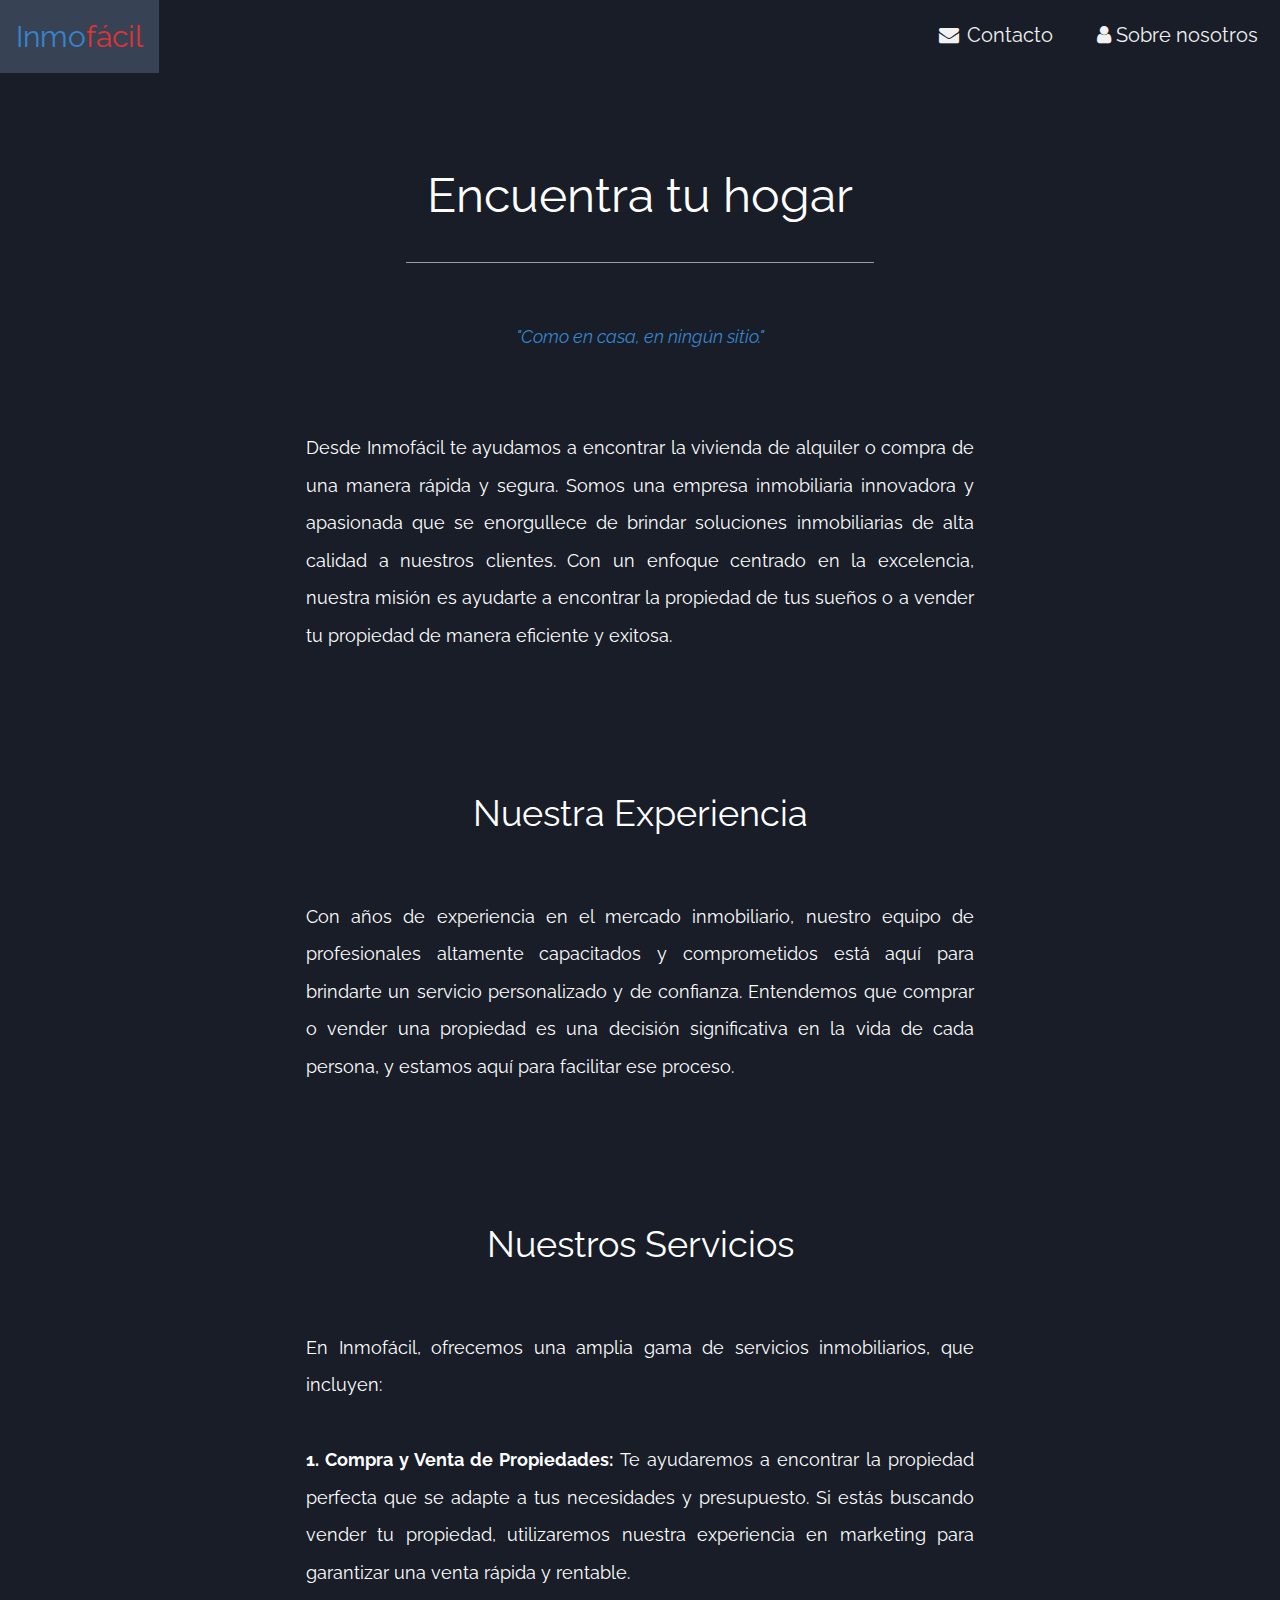
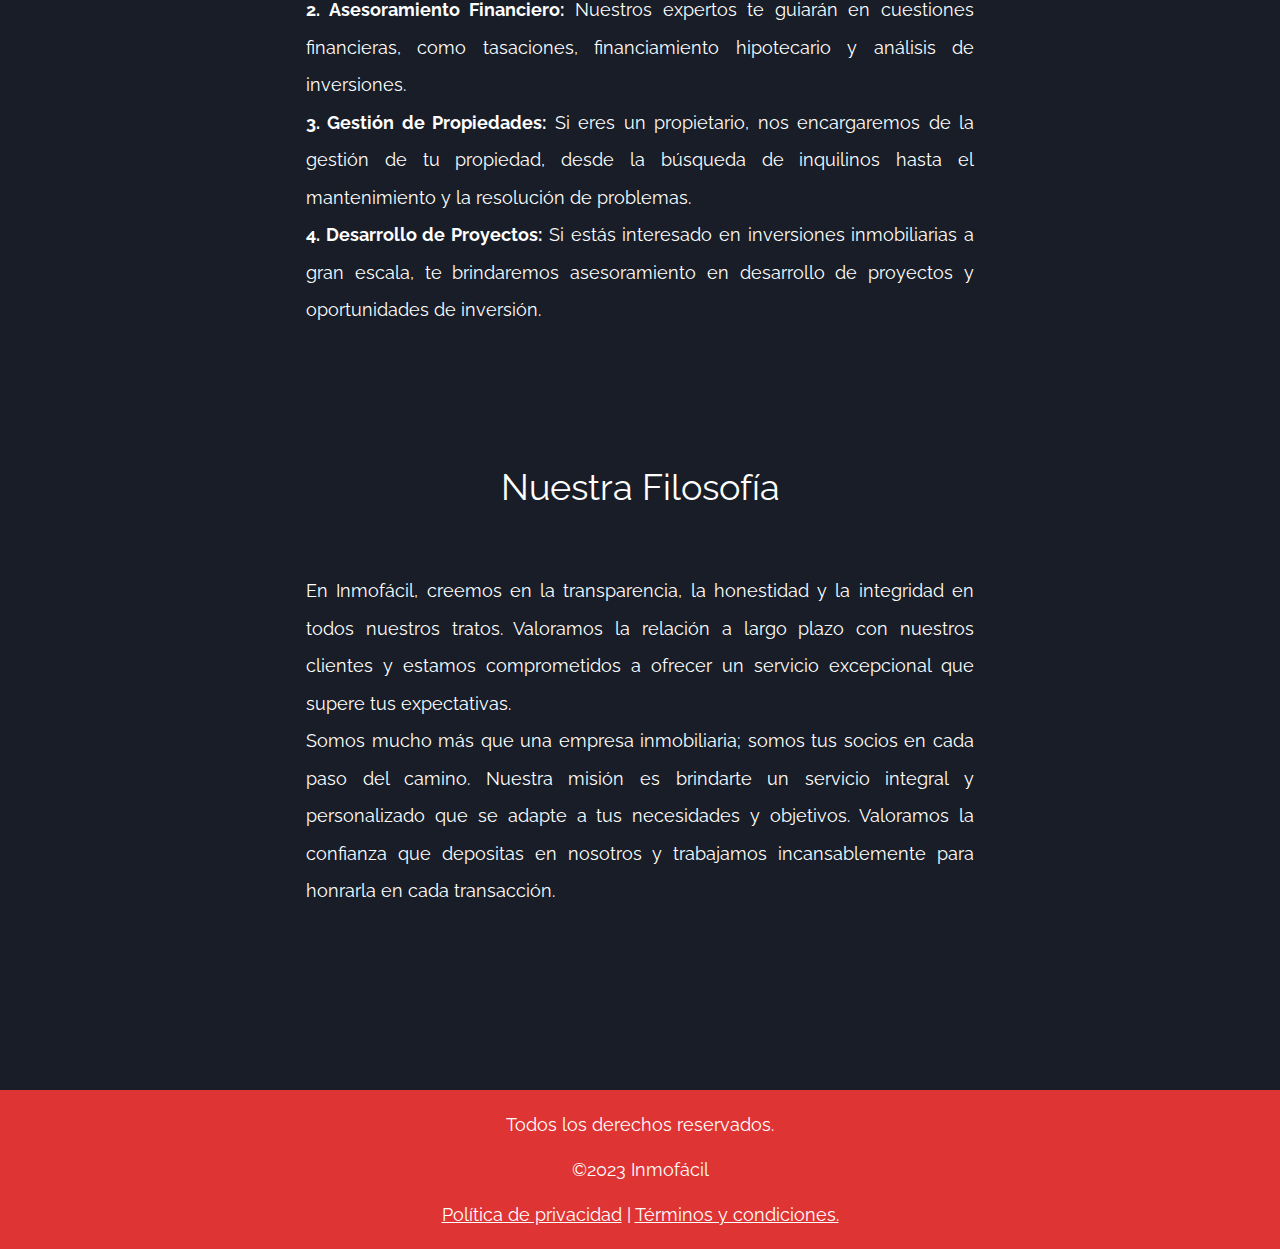
<file: index.html>
<!DOCTYPE html>
<html>

<head>
    <title>Inmofácil</title>
    <meta charset="UTF-8">
    <meta name="viewport" content="width=device-width, initial-scale=1">
    <link rel="shortcut icon" type="image/vnd.microsoft.icon" href="img/favicon.ico" />
    <link rel="stylesheet" href="https://www.w3schools.com/w3css/4/w3.css">
    <link rel="stylesheet" href="css/style.css">
    <link rel="stylesheet" href="https://cdnjs.cloudflare.com/ajax/libs/font-awesome/4.7.0/css/font-awesome.min.css">
    <link rel="stylesheet" href="https://fonts.googleapis.com/css?family=Raleway">
</head>

<body>
    <div class="topnav" id="myTopnav">
        <div class="topnav-left">
            <a href="./index.html" class="active"><span class="blue">Inmo</span><span class="red">fácil</span></a>
        </div>
        <a href="./info.html"><i class="fa fa-user" aria-hidden="true"></i> Sobre nosotros</a>
        <a href="./contacto.html"><i class="fa fa-fw fa-envelope"></i> Contacto</a>
        <a href="javascript:void(0);" class="icon" onclick="myFunction()">
            <i class="fa fa-bars"></i>
        </a>
    </div>
    <div class="bgimg w3-display-container w3-animate-opacity w3-text-white">
        <div class="description w3-container w3-center"><br>
            <h1 class="w3-xxxlarge w3-animate-top w3-margin-top">Encuentra tu hogar</h1><br>
            <hr class="w3-border-grey" style="margin:auto;width:70%"><br>
            <p class="w3-large blue cursiva">"Como en casa, en ningún sitio."</p><br>
            <p class="w3-large justify">Desde Inmofácil te ayudamos a encontrar la vivienda de alquiler o compra de una
                manera
                rápida y segura. Somos una empresa inmobiliaria innovadora y apasionada que se enorgullece de brindar
                soluciones inmobiliarias de alta calidad a nuestros clientes. Con un enfoque centrado en la excelencia,
                nuestra misión es ayudarte a encontrar la propiedad de tus sueños o a vender tu propiedad de manera
                eficiente y exitosa.</p><br><br><br>

            <h2 class="w3-xxlarge">Nuestra Experiencia</h2><br>

            <p class="w3-large justify">Con años de experiencia en el mercado inmobiliario, nuestro equipo de
                profesionales
                altamente
                capacitados y comprometidos está aquí para brindarte un servicio personalizado y de confianza.
                Entendemos que comprar o vender una propiedad es una decisión significativa en la vida de cada persona,
                y estamos aquí para facilitar ese proceso.</p><br><br><br>

            <h2 class="w3-xxlarge">Nuestros Servicios</h2><br>

            <p class="w3-large justify">En Inmofácil, ofrecemos una amplia gama de servicios inmobiliarios, que
                incluyen:

                <br><br><b>1. Compra y Venta de Propiedades:</b> Te ayudaremos a encontrar la propiedad perfecta que se
                adapte a tus
                necesidades y presupuesto. Si estás buscando vender tu propiedad, utilizaremos nuestra experiencia en
                marketing para garantizar una venta rápida y rentable.

                <br><b>2. Asesoramiento Financiero:</b> Nuestros expertos te guiarán en cuestiones financieras, como
                tasaciones,
                financiamiento hipotecario y análisis de inversiones.

                <br><b>3. Gestión de Propiedades:</b> Si eres un propietario, nos encargaremos de la gestión de tu
                propiedad, desde la
                búsqueda de inquilinos hasta el mantenimiento y la resolución de problemas.

                <br><b>4. Desarrollo de Proyectos:</b> Si estás interesado en inversiones inmobiliarias a gran escala,
                te brindaremos
                asesoramiento en desarrollo de proyectos y oportunidades de inversión.
            </p><br><br><br>

            <h2 class="w3-xxlarge ">Nuestra Filosofía</h2><br>

            <p class="w3-large justify">En Inmofácil, creemos en la transparencia, la honestidad y la integridad en
                todos nuestros tratos. Valoramos la relación a largo plazo con nuestros clientes y estamos comprometidos
                a ofrecer un servicio excepcional que supere tus expectativas.<br>
                Somos mucho más que una empresa inmobiliaria; somos tus socios en cada paso del camino. Nuestra misión
                es brindarte un servicio integral y personalizado que se adapte a tus necesidades y objetivos. Valoramos
                la confianza que depositas en nosotros y trabajamos incansablemente para honrarla en cada transacción.
            </p><br><br><br>
        </div>
    </div>
    <div class="footer">
        <p class="w3-large">Todos los derechos reservados.</p>
        <p class="w3-large">&copy;2023 Inmofácil</p>
        <p class="w3-large">
            <a href="./policy.html">Política de privacidad</a> | <a href="./terms.html">Términos y condiciones.</a>
        </p>
    </div>
    <script src="js/main.js"></script>
</body>

</html>
</file>
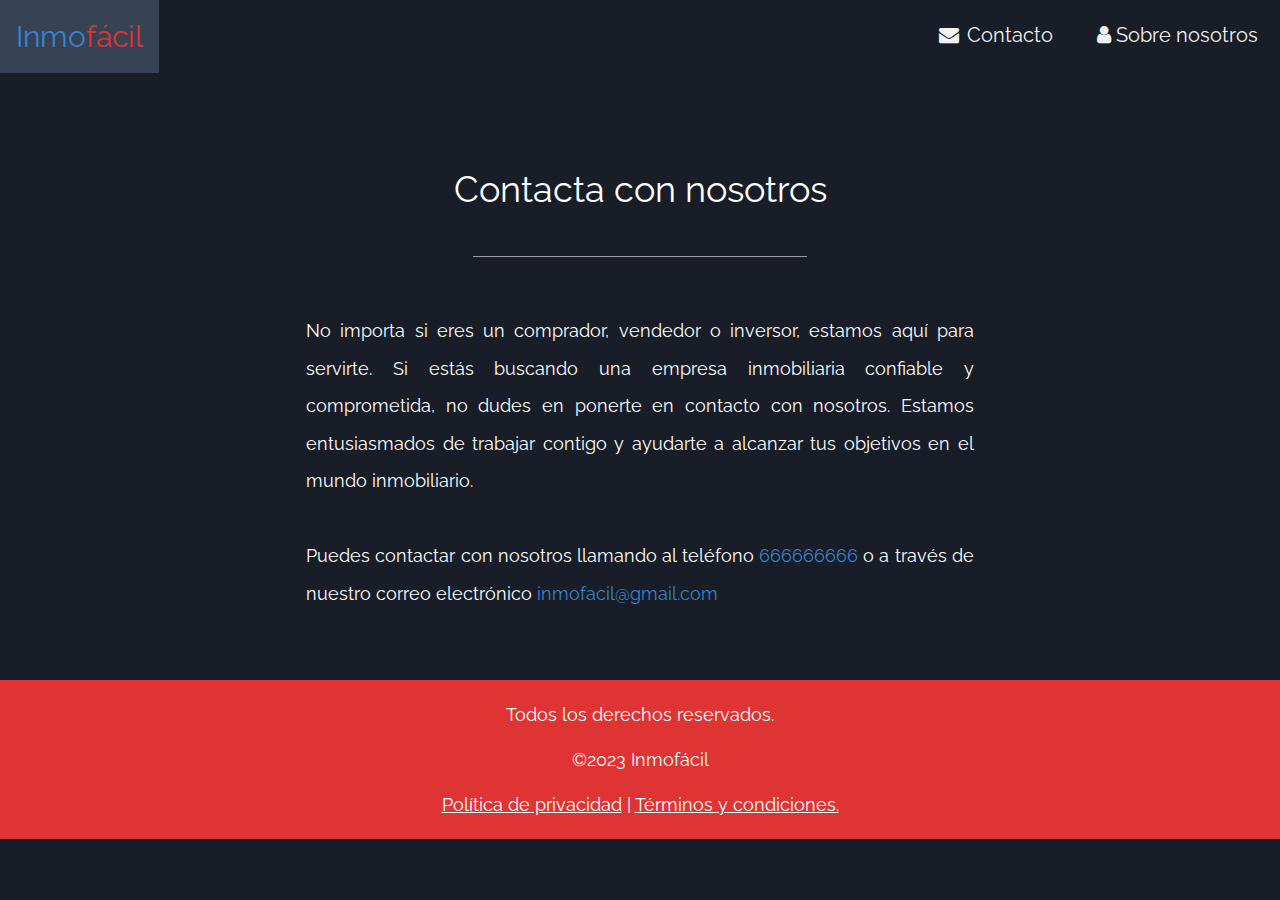
<file: contacto.html>
<!DOCTYPE html>
<html>

<head>
    <title>Inmofácil</title>
    <meta charset="UTF-8">
    <meta name="viewport" content="width=device-width, initial-scale=1">
    <link rel="shortcut icon" type="image/vnd.microsoft.icon" href="img/favicon.ico" />
    <link rel="stylesheet" href="https://www.w3schools.com/w3css/4/w3.css">
    <link rel="stylesheet" href="css/style.css">
    <link rel="stylesheet" href="https://cdnjs.cloudflare.com/ajax/libs/font-awesome/4.7.0/css/font-awesome.min.css">
    <link rel="stylesheet" href="https://fonts.googleapis.com/css?family=Raleway">
</head>

<body>
    <div class="topnav" id="myTopnav">
        <div class="topnav-left">
            <a href="./index.html" class="active"><span class="blue">Inmo</span><span class="red">fácil</span></a>
        </div>
        <a href="./info.html"><i class="fa fa-user" aria-hidden="true"></i> Sobre nosotros</a>
        <a href="./contacto.html"><i class="fa fa-fw fa-envelope"></i> Contacto</a>
        <a href="javascript:void(0);" class="icon" onclick="myFunction()">
            <i class="fa fa-bars"></i>
        </a>
    </div>
    <div class="bgimg w3-display-container w3-text-white">
        <div class="description w3-container w3-center"><br>
            <h1 class="w3-xxlarge w3-animate-top">Contacta con nosotros</h1><br>
            <hr class="w3-border-grey" style="margin:auto;width:50%"><br>
            <p class="w3-large justify">No importa si eres un comprador, vendedor o inversor, estamos aquí para
                servirte. Si
                estás buscando una empresa inmobiliaria confiable y comprometida, no dudes en ponerte en contacto con
                nosotros. Estamos entusiasmados de trabajar contigo y ayudarte a alcanzar tus objetivos en el mundo
                inmobiliario.<br><br>Puedes contactar con nosotros llamando al teléfono <span
                    class="blue">666666666</span>
                o
                a través de nuestro
                correo electrónico <span class="blue">inmofacil@gmail.com</span>
            </p>
        </div>
    </div>
    <div class="footer">
        <p class="w3-large">Todos los derechos reservados.</p>
        <p class="w3-large">&copy;2023 Inmofácil</p>
        <p class="w3-large">
            <a href="./policy.html">Política de privacidad</a> | <a href="./terms.html">Términos y condiciones.</a>
        </p>
    </div>
    <script src="js/main.js"></script>
</body>

</html>
</file>
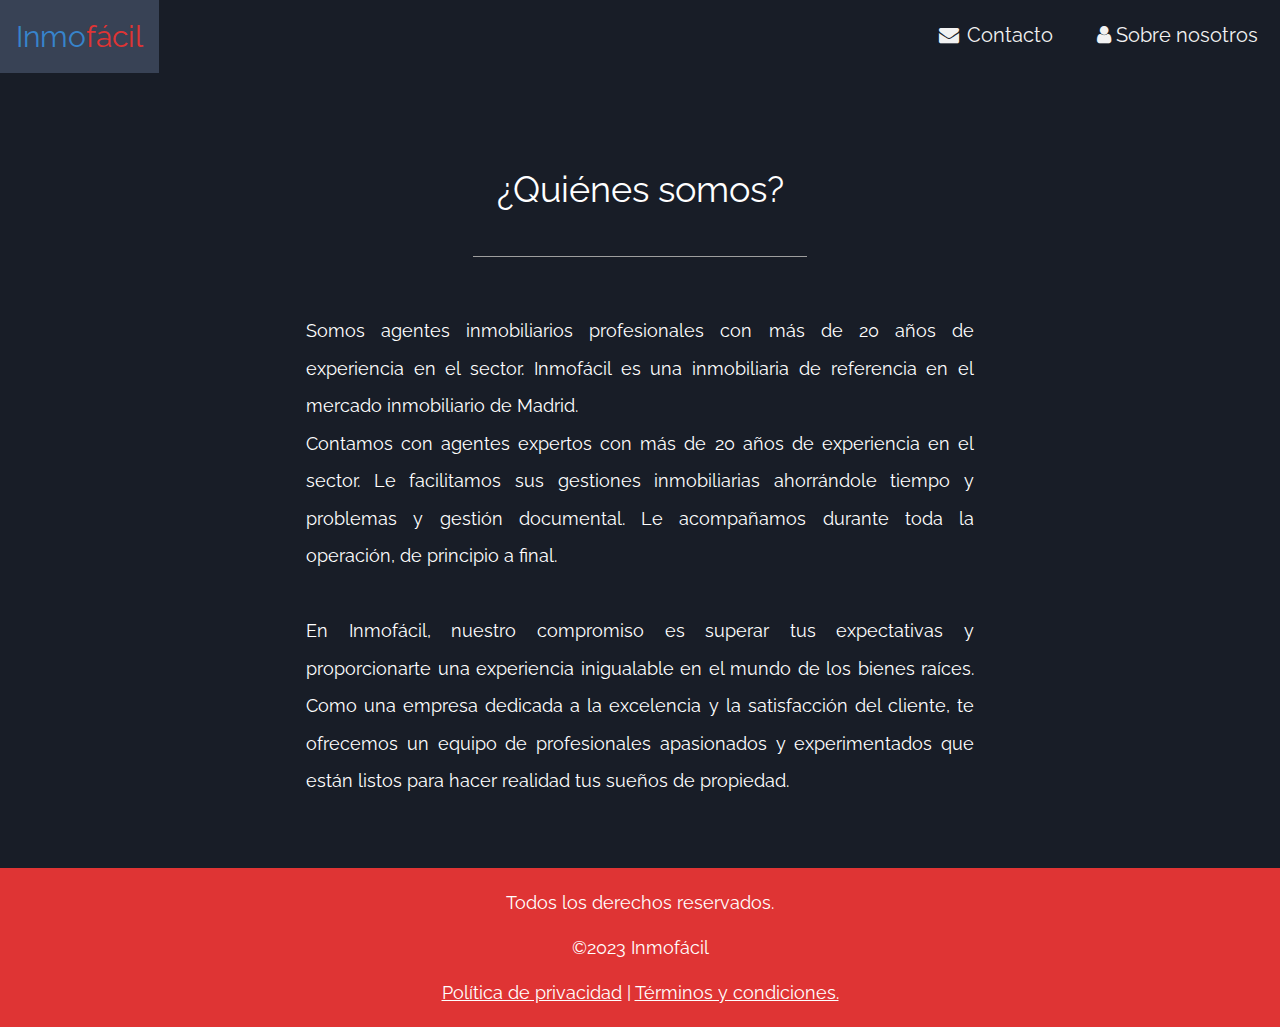
<file: info.html>
<!DOCTYPE html>
<html>

<head>
    <title>Inmofácil</title>
    <meta charset="UTF-8">
    <meta name="viewport" content="width=device-width, initial-scale=1">
    <link rel="shortcut icon" type="image/vnd.microsoft.icon" href="img/favicon.ico" />
    <link rel="stylesheet" href="https://www.w3schools.com/w3css/4/w3.css">
    <link rel="stylesheet" href="css/style.css">
    <link rel="stylesheet" href="https://cdnjs.cloudflare.com/ajax/libs/font-awesome/4.7.0/css/font-awesome.min.css">
    <link rel="stylesheet" href="https://fonts.googleapis.com/css?family=Raleway">
</head>

<body>
    <div class="topnav" id="myTopnav">
        <div class="topnav-left">
            <a href="./index.html" class="active"><span class="blue">Inmo</span><span class="red">fácil</span></a>
        </div>
        <a href="./info.html"><i class="fa fa-user" aria-hidden="true"></i> Sobre nosotros</a>
        <a href="./contacto.html"><i class="fa fa-fw fa-envelope"></i> Contacto</a>
        <a href="javascript:void(0);" class="icon" onclick="myFunction()">
            <i class="fa fa-bars"></i>
        </a>
    </div>
    <div class="bgimg w3-display-container w3-text-white">
        <div class="description w3-container w3-center"><br>
            <h1 class="w3-xxlarge w3-animate-top">¿Quiénes somos?</h1><br>
            <hr class="w3-border-grey" style="margin:auto;width:50%"><br>
            <p class="w3-large justify">Somos agentes inmobiliarios profesionales con más de 20 años de experiencia en
                el
                sector.
                Inmofácil es una inmobiliaria de referencia en el mercado inmobiliario de
                Madrid.<br>
                Contamos con agentes expertos con más de 20 años de experiencia en el sector. Le facilitamos sus
                gestiones inmobiliarias ahorrándole tiempo y problemas y gestión documental.
                Le acompañamos durante toda la operación, de principio a final.<br><br>
                En Inmofácil, nuestro compromiso es superar tus expectativas y proporcionarte
                una experiencia inigualable en el mundo de los bienes raíces. Como una empresa dedicada a la excelencia
                y la satisfacción del cliente, te ofrecemos un equipo de profesionales apasionados y experimentados que
                están listos para hacer realidad tus sueños de propiedad.
            </p>
        </div>
    </div>
    <div class="footer">
        <p class="w3-large">Todos los derechos reservados.</p>
        <p class="w3-large">&copy;2023 Inmofácil</p>
        <p class="w3-large">
            <a href="./policy.html">Política de privacidad</a> | <a href="./terms.html">Términos y condiciones.</a>
        </p>
    </div>
    <script src="js/main.js"></script>
</body>

</html>
</file>
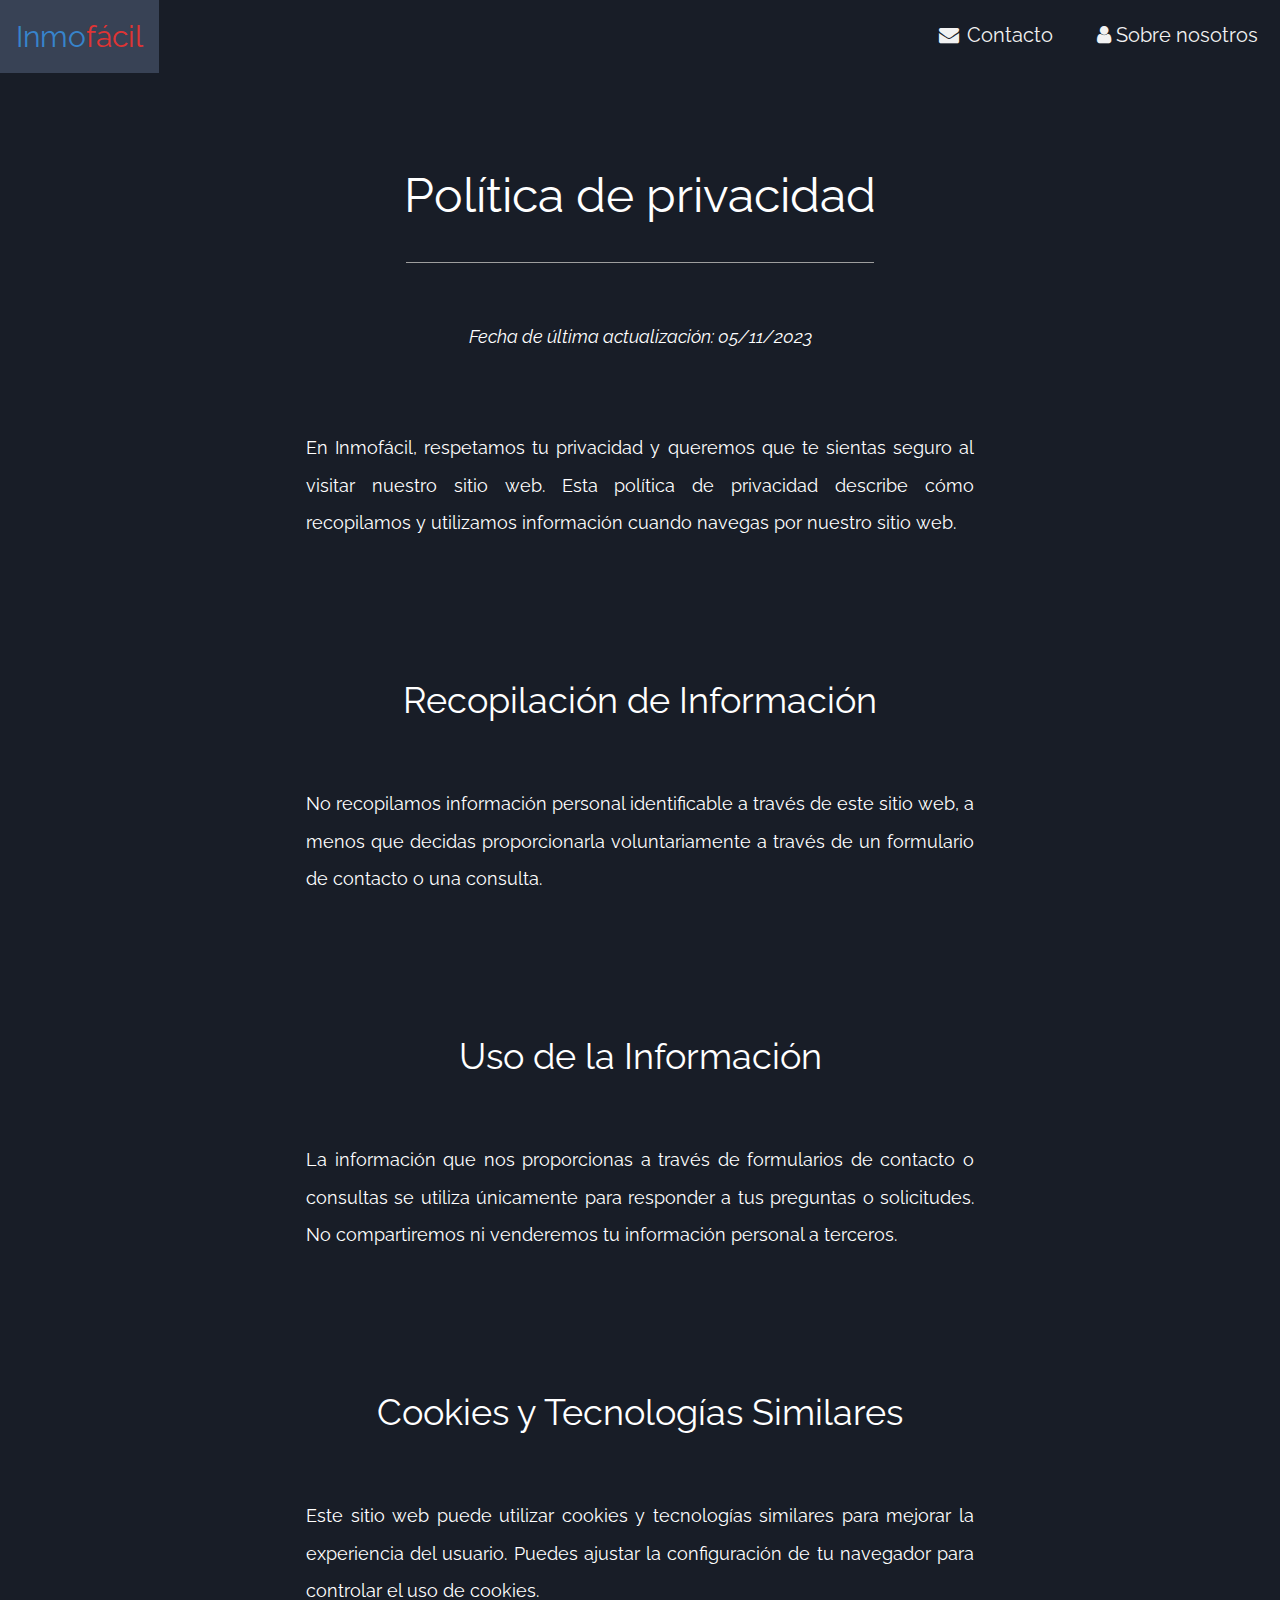
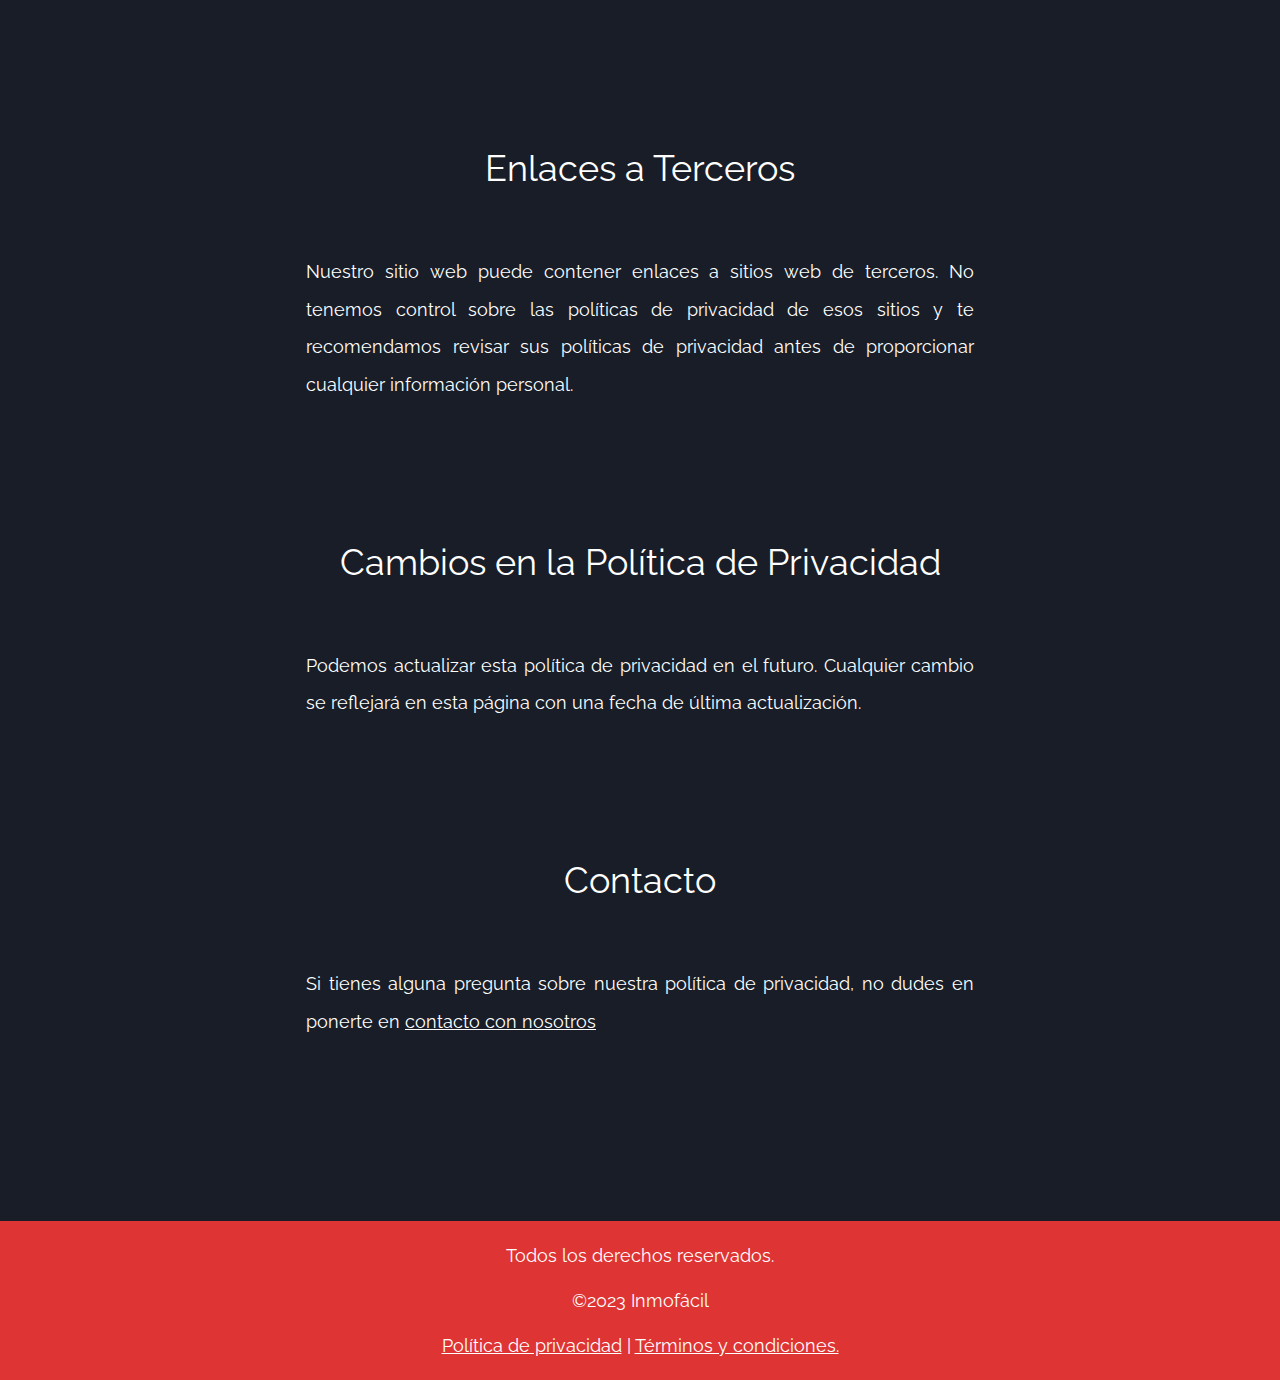
<file: policy.html>
<!DOCTYPE html>
<html>

<head>
    <title>Inmofácil</title>
    <meta charset="UTF-8">
    <meta name="viewport" content="width=device-width, initial-scale=1">
    <link rel="shortcut icon" type="image/vnd.microsoft.icon" href="img/favicon.ico" />
    <link rel="stylesheet" href="https://www.w3schools.com/w3css/4/w3.css">
    <link rel="stylesheet" href="css/style.css">
    <link rel="stylesheet" href="https://cdnjs.cloudflare.com/ajax/libs/font-awesome/4.7.0/css/font-awesome.min.css">
    <link rel="stylesheet" href="https://fonts.googleapis.com/css?family=Raleway">
</head>

<body>
    <div class="topnav" id="myTopnav">
        <div class="topnav-left">
            <a href="./index.html" class="active"><span class="blue">Inmo</span><span class="red">fácil</span></a>
        </div>
        <a href="./info.html"><i class="fa fa-user" aria-hidden="true"></i> Sobre nosotros</a>
        <a href="./contacto.html"><i class="fa fa-fw fa-envelope"></i> Contacto</a>
        <a href="javascript:void(0);" class="icon" onclick="myFunction()">
            <i class="fa fa-bars"></i>
        </a>
    </div>
    <div class="bgimg w3-display-container w3-animate-opacity w3-text-white">
        <div class="description w3-container w3-center"><br>
            <h1 class="w3-xxxlarge w3-animate-top w3-margin-top">Política de privacidad</h1><br>
            <hr class="w3-border-grey" style="margin:auto;width:70%"><br>
            <p class="w3-large cursiva">Fecha de última actualización: 05/11/2023</p><br>
            <p class="w3-large justify">En Inmofácil, respetamos tu privacidad y queremos que te sientas
                seguro al visitar nuestro sitio web. Esta política de privacidad describe cómo recopilamos y utilizamos
                información cuando navegas por nuestro sitio web.</p><br><br><br>

            <h2 class="w3-xxlarge">Recopilación de Información</h2><br>

            <p class="w3-large justify">No recopilamos información personal identificable a través de este sitio web, a
                menos que decidas proporcionarla voluntariamente a través de un formulario de contacto o una consulta.
            </p><br><br><br>

            <h2 class="w3-xxlarge">Uso de la Información</h2><br>

            <p class="w3-large justify">La información que nos proporcionas a través de formularios de contacto o
                consultas se utiliza únicamente para responder a tus preguntas o solicitudes. No compartiremos ni
                venderemos tu información personal a terceros.
            </p><br><br><br>

            <h2 class="w3-xxlarge">Cookies y Tecnologías Similares</h2><br>

            <p class="w3-large justify">Este sitio web puede utilizar cookies y tecnologías similares para mejorar la
                experiencia del usuario. Puedes ajustar la configuración de tu navegador para controlar el uso de
                cookies.</p><br><br><br>

            <h2 class="w3-xxlarge">Enlaces a Terceros</h2><br>

            <p class="w3-large justify">Nuestro sitio web puede contener enlaces a sitios web de terceros. No tenemos
                control sobre las políticas de privacidad de esos sitios y te recomendamos revisar sus políticas de
                privacidad antes de proporcionar cualquier información personal.</p><br><br><br>

            <h2 class="w3-xxlarge">Cambios en la Política de Privacidad</h2><br>

            <p class="w3-large justify">Podemos actualizar esta política de privacidad en el futuro. Cualquier cambio se
                reflejará en esta página con una fecha de última actualización.</p><br><br><br>

            <h2 class="w3-xxlarge">Contacto</h2><br>

            <p class="w3-large justify">Si tienes alguna pregunta sobre nuestra política de privacidad, no dudes en
                ponerte en <a href="./contacto.html">contacto con nosotros</a></p><br><br><br>
        </div>
    </div>
    <div class="footer">
        <p class="w3-large">Todos los derechos reservados.</p>
        <p class="w3-large">&copy;2023 Inmofácil</p>
        <p class="w3-large">
            <a href="./policy.html">Política de privacidad</a> | <a href="./terms.html">Términos y condiciones.</a>
        </p>
    </div>
    <script src="js/main.js"></script>
</body>

</html>
</file>
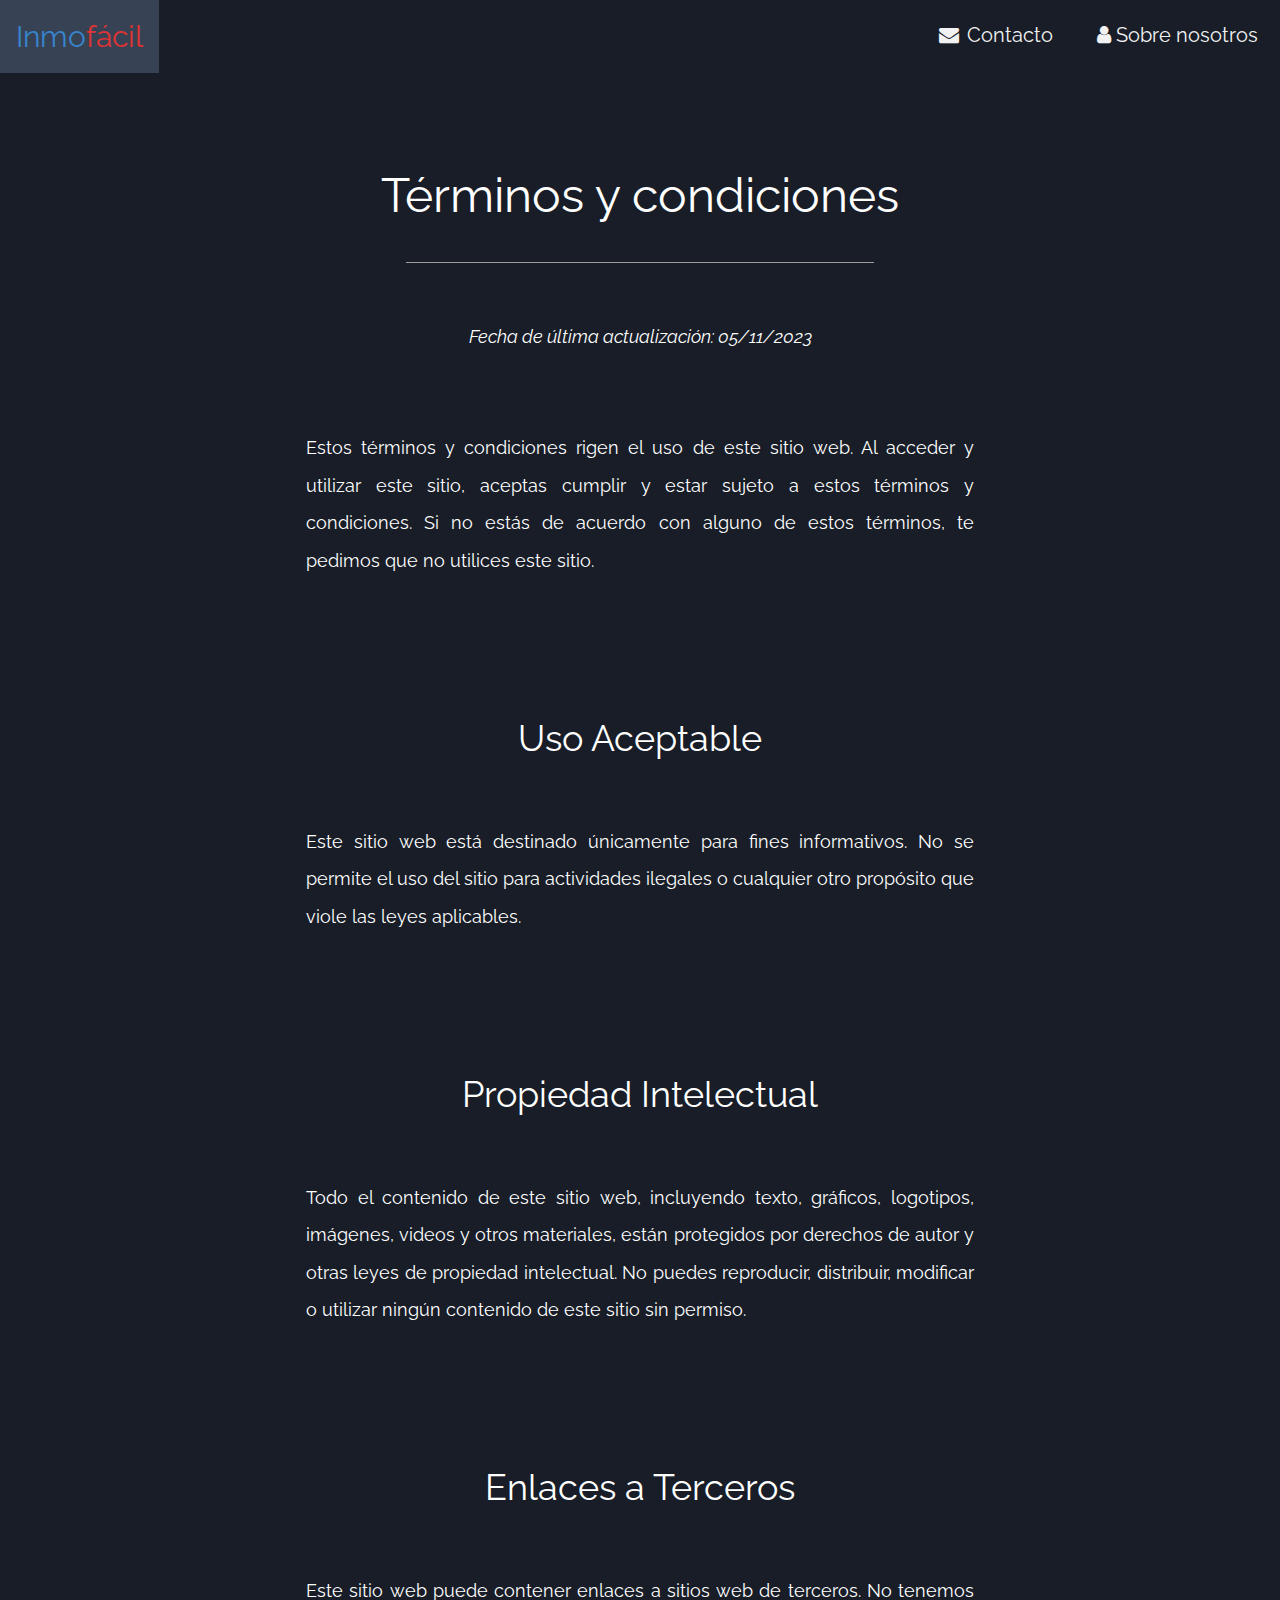
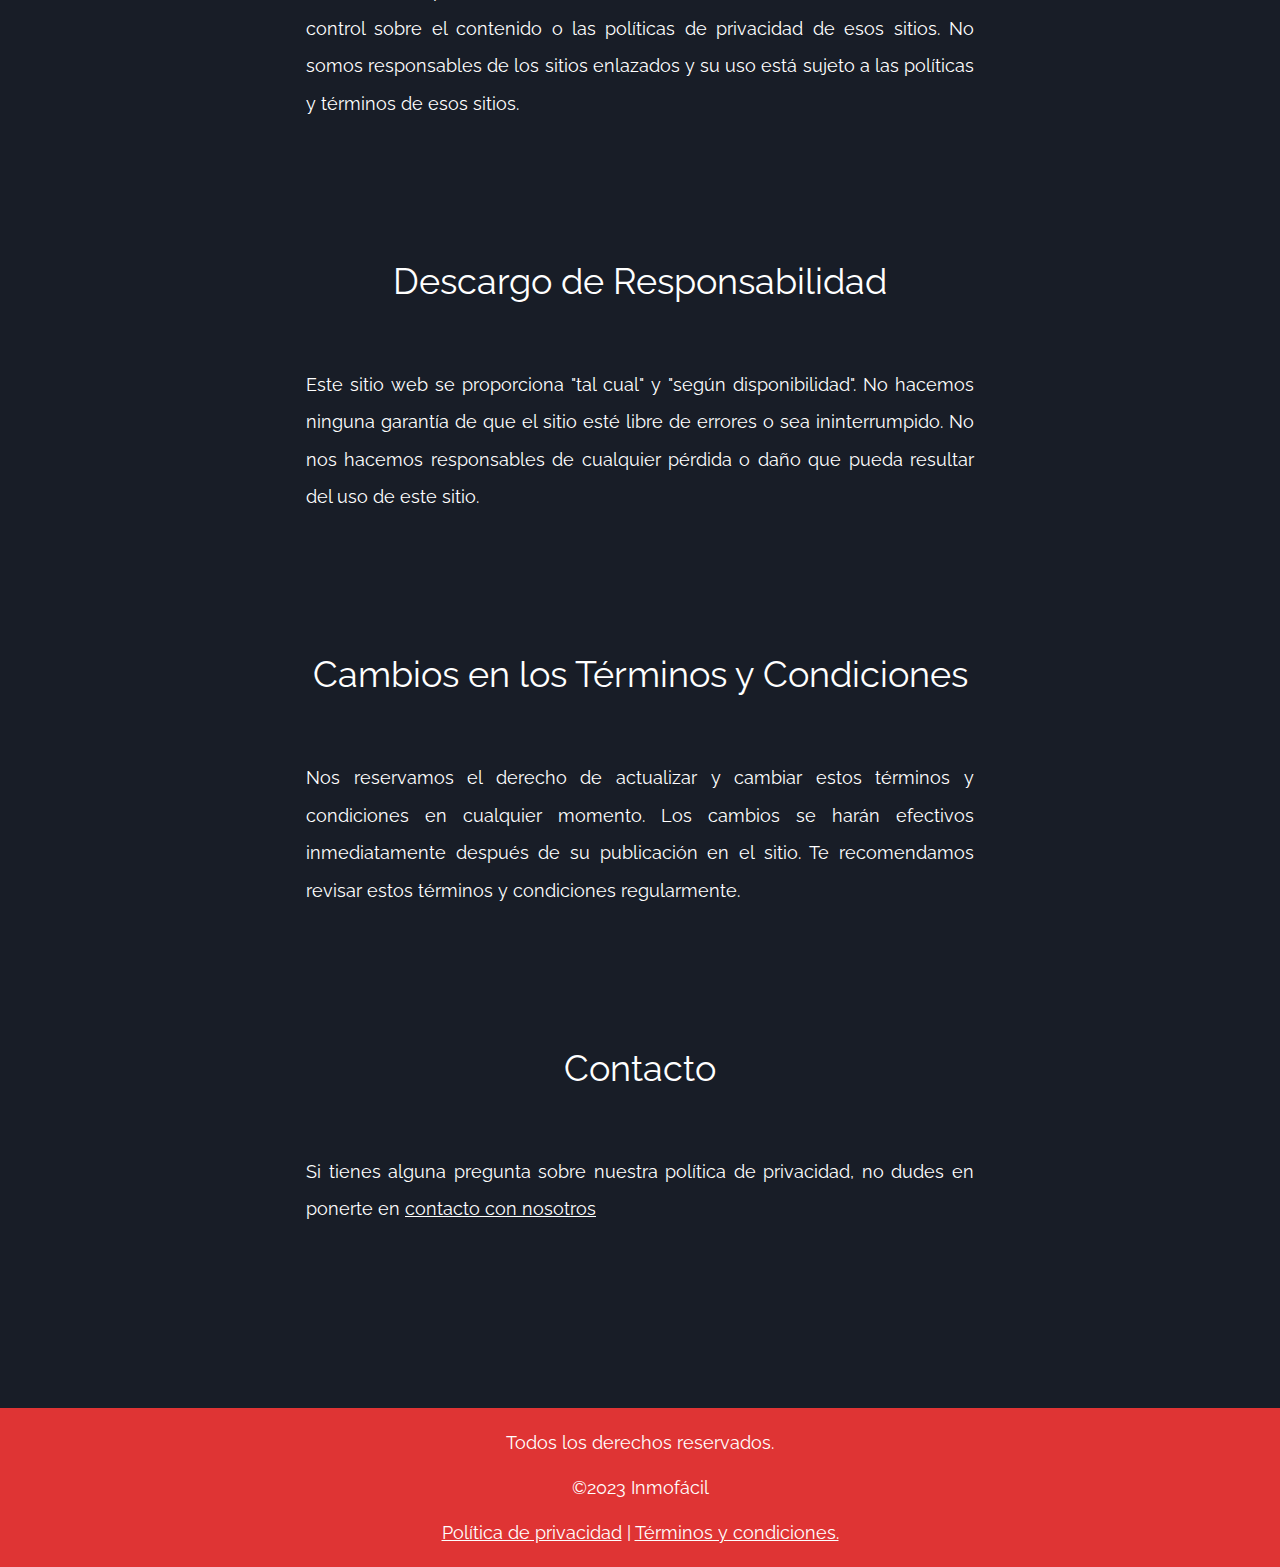
<file: terms.html>
<!DOCTYPE html>
<html>

<head>
    <title>Inmofácil</title>
    <meta charset="UTF-8">
    <meta name="viewport" content="width=device-width, initial-scale=1">
    <link rel="shortcut icon" type="image/vnd.microsoft.icon" href="img/favicon.ico" />
    <link rel="stylesheet" href="https://www.w3schools.com/w3css/4/w3.css">
    <link rel="stylesheet" href="css/style.css">
    <link rel="stylesheet" href="https://cdnjs.cloudflare.com/ajax/libs/font-awesome/4.7.0/css/font-awesome.min.css">
    <link rel="stylesheet" href="https://fonts.googleapis.com/css?family=Raleway">
</head>

<body>
    <div class="topnav" id="myTopnav">
        <div class="topnav-left">
            <a href="./index.html" class="active"><span class="blue">Inmo</span><span class="red">fácil</span></a>
        </div>
        <a href="./info.html"><i class="fa fa-user" aria-hidden="true"></i> Sobre nosotros</a>
        <a href="./contacto.html"><i class="fa fa-fw fa-envelope"></i> Contacto</a>
        <a href="javascript:void(0);" class="icon" onclick="myFunction()">
            <i class="fa fa-bars"></i>
        </a>
    </div>
    <div class="bgimg w3-display-container w3-animate-opacity w3-text-white">
        <div class="description w3-container w3-center"><br>
            <h1 class="w3-xxxlarge w3-animate-top w3-margin-top">Términos y condiciones</h1><br>
            <hr class="w3-border-grey" style="margin:auto;width:70%"><br>
            <p class="w3-large cursiva">Fecha de última actualización: 05/11/2023</p><br>
            <p class="w3-large justify">Estos términos y condiciones rigen el uso de este sitio web. Al acceder y
                utilizar este sitio, aceptas cumplir y estar sujeto a estos términos y condiciones. Si no estás de
                acuerdo con alguno de estos términos, te pedimos que no utilices este sitio.</p><br><br><br>

            <h2 class="w3-xxlarge">Uso Aceptable</h2><br>

            <p class="w3-large justify">Este sitio web está destinado únicamente para fines informativos. No se permite
                el uso del sitio para actividades ilegales o cualquier otro propósito que viole las leyes aplicables.
            </p><br><br><br>

            <h2 class="w3-xxlarge">Propiedad Intelectual</h2><br>

            <p class="w3-large justify">Todo el contenido de este sitio web, incluyendo texto, gráficos, logotipos,
                imágenes, videos y otros materiales, están protegidos por derechos de autor y otras leyes de propiedad
                intelectual. No puedes reproducir, distribuir, modificar o utilizar ningún contenido de este sitio sin
                permiso.
            </p><br><br><br>

            <h2 class="w3-xxlarge">Enlaces a Terceros</h2><br>

            <p class="w3-large justify">Este sitio web puede contener enlaces a sitios web de terceros. No tenemos
                control sobre el contenido o las políticas de privacidad de esos sitios. No somos responsables de los
                sitios enlazados y su uso está sujeto a las políticas y términos de esos sitios.</p><br><br><br>

            <h2 class="w3-xxlarge">Descargo de Responsabilidad</h2><br>

            <p class="w3-large justify">Este sitio web se proporciona "tal cual" y "según disponibilidad". No hacemos
                ninguna garantía de que el sitio esté libre de errores o sea ininterrumpido. No nos hacemos responsables
                de cualquier pérdida o daño que pueda resultar del uso de este sitio.</p><br><br><br>

            <h2 class="w3-xxlarge">Cambios en los Términos y Condiciones</h2><br>

            <p class="w3-large justify">Nos reservamos el derecho de actualizar y cambiar estos términos y condiciones
                en cualquier momento. Los cambios se harán efectivos inmediatamente después de su publicación en el
                sitio. Te recomendamos revisar estos términos y condiciones regularmente.</p><br><br><br>

            <h2 class="w3-xxlarge">Contacto</h2><br>

            <p class="w3-large justify">Si tienes alguna pregunta sobre nuestra política de privacidad, no dudes en
                ponerte en <a href="./contacto.html">contacto con nosotros</a></p><br><br><br>
        </div>
    </div>
    <div class="footer">
        <p class="w3-large">Todos los derechos reservados.</p>
        <p class="w3-large">&copy;2023 Inmofácil</p>
        <p class="w3-large">
            <a href="./policy.html">Política de privacidad</a> | <a href="./terms.html">Términos y condiciones.</a>
        </p>
    </div>
    <script src="js/main.js"></script>
</body>

</html>
</file>
<file: css/style.css>
body,
h2,
h1 {
    font-family: "Raleway", sans-serif
}

body {
    background-color: #181d27;
}

ul {
    list-style: none;
}

.justify {
    text-align: justify;
    text-justify: inter-word;
}

.description {
    padding: 50px;
    width: 60%;
    margin: auto;
    text-align: center;
    line-height: 2.5em;
}

.bgimg {
    /* background-image: url('/w3images/forestbridge.jpg'); */
    background-color: #181d27;
    /* background-image: url(../img/Final_File-01_desenfocado.png); */
    min-height: 100%;
    background-position: center;
    background-size: cover;
}

.red {
    color: rgb(223, 52, 52);
}

.blue {
    color: #3784cc;
}

/*.img-header {
	max-width: 125px;
}*/

.cursiva {
    font-style: italic;
}

.topnav {
    overflow: hidden;
    /* background-color: rgb(87, 13, 13); */
    background-color: #181d27;
    /* position: fixed;
    top: 0px;
    width: 100%;
    display: block; */
}

.topnav a {
    float: right;
    display: block;
    color: #f2f2f2;
    text-align: center;
    padding: 20px 22px;
    text-decoration: none;
    font-size: 20px;
}

/* Left-aligned section inside the top navigation */
.topnav-left a {
    float: left;
    display: block;
    color: #f2f2f2;
    text-align: center;
    padding: 14px 16px;
    text-decoration: none;
    font-size: 30px;
}

.topnav a:hover {
    background-color: #384255;
}

.topnav a.active {
    color: white;
}

.topnav .icon {
    display: none;
}

.footer {
    text-align: center;
    padding: 3px;
    color: white;
    position: bottom;
    left: 0;
    bottom: 0;
    width: 100%;
    background-color: rgb(223, 52, 52);
}

@media screen and (max-width: 600px) {
    .topnav a:not(:first-child) {
        display: none;
    }

    .topnav a.icon {
        float: right;
        display: block;
    }
}

@media screen and (max-width: 600px) {
    .topnav.responsive {
        position: relative;
    }

    .topnav.responsive .icon {
        position: absolute;
        right: 0;
        top: 0;
    }

    .topnav.responsive a {
        float: none;
        display: block;
        text-align: left;
    }
}

@media screen and (max-width: 1200px) {
    .description {
        padding: 30px;
        width: 100%;
        margin: auto;
        text-align: center;
        line-height: 2.9em;
    }
}
</file>
